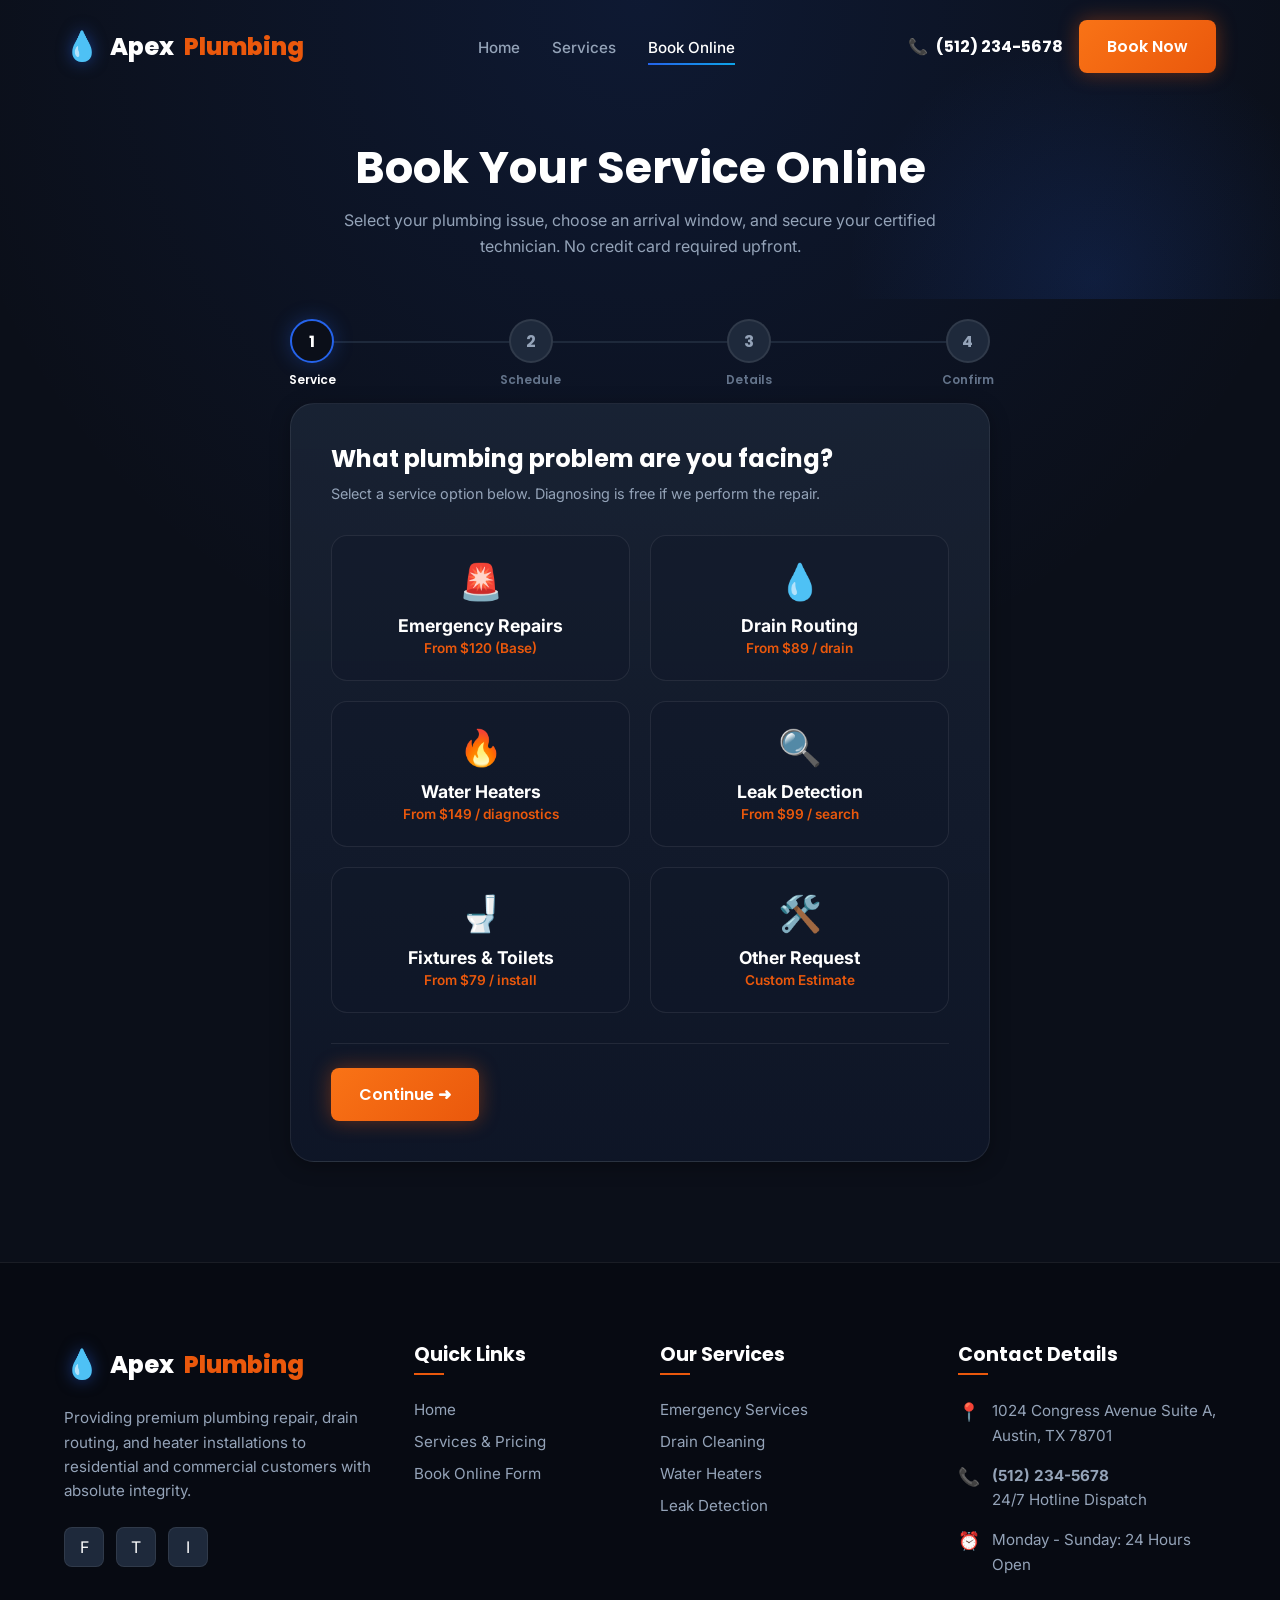
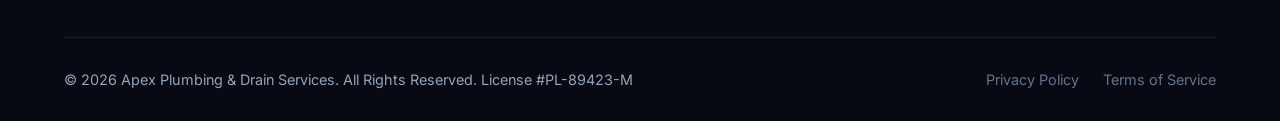
<file: contact.html>
<!DOCTYPE html>
<html lang="en">
<head>
  <meta charset="UTF-8">
  <meta name="viewport" content="width=device-width, initial-scale=1.0">
  <meta name="description" content="Use our fast multi-step interactive plumbing service booking form to schedule a certified local master plumber today. Choose your date, time, and service.">
  <title>Schedule Service Online | Apex Plumbing & Drain Services</title>
  <link rel="stylesheet" href="styles.css">
</head>
<body>

  <!-- ==========================================================================
     GLOBAL HEADER & NAVIGATION
     ========================================================================== -->
  <header class="scrolled">
    <div class="container">
      <a href="index.html" class="logo" id="headerLogo">
        <span class="logo-icon">💧</span>Apex<span>Plumbing</span>
      </a>
      
      <nav>
        <ul class="nav-links" id="navLinks">
          <li><a href="index.html" id="navHome">Home</a></li>
          <li><a href="services.html" id="navServices">Services</a></li>
          <li><a href="contact.html" class="active" id="navContact">Book Online</a></li>
        </ul>
      </nav>

      <div class="header-cta">
        <a href="tel:5122345678" class="phone-link" id="headerPhone">
          <span>📞</span> (512) 234-5678
        </a>
        <a href="contact.html" class="btn btn-primary" id="headerBookBtn">Book Now</a>
      </div>

      <div class="menu-toggle" id="menuToggle" aria-label="Toggle navigation menu">☰</div>
    </div>
  </header>

  <!-- ==========================================================================
     PAGE HEADER / BOOKING TITLE
     ========================================================================== -->
  <section class="hero" style="min-height: auto; padding: 140px 0 40px; text-align: center;">
    <div class="container">
      <h1 style="font-size: 2.8rem; margin-bottom: 12px;">Book Your Service Online</h1>
      <p style="max-width: 600px; margin: 0 auto;">Select your plumbing issue, choose an arrival window, and secure your certified technician. No credit card required upfront.</p>
    </div>
  </section>

  <!-- ==========================================================================
     MULTI-STEP BOOKING WIZARD CONTAINER
     ========================================================================== -->
  <section class="section" style="padding: 20px 0 100px;">
    <div class="container">
      <div class="booking-wizard-container">
        
        <!-- Step Indicators (Progress circles) -->
        <div class="wizard-steps" aria-label="Booking steps progress">
          <div class="wizard-progress-bar" id="wizardProgressBar"></div>
          
          <div class="wizard-step active" id="stepIndicator1">
            1
            <span class="wizard-step-label">Service</span>
          </div>
          
          <div class="wizard-step" id="stepIndicator2">
            2
            <span class="wizard-step-label">Schedule</span>
          </div>
          
          <div class="wizard-step" id="stepIndicator3">
            3
            <span class="wizard-step-label">Details</span>
          </div>
          
          <div class="wizard-step" id="stepIndicator4">
            4
            <span class="wizard-step-label">Confirm</span>
          </div>
        </div>

        <!-- The Booking Form Wrapper -->
        <div class="booking-form-wizard" id="bookingWizard">
          
          <!-- STEP 1: SERVICE SELECTION -->
          <div class="booking-wizard-step-panel active" data-step="1">
            <h3 class="panel-title">What plumbing problem are you facing?</h3>
            <p class="panel-subtitle">Select a service option below. Diagnosing is free if we perform the repair.</p>
            
            <div class="service-options-grid">
              
              <div class="service-option-card" data-service="Emergency Plumbing" data-price="From $120">
                <div class="option-icon" aria-hidden="true">🚨</div>
                <div class="option-title">Emergency Repairs</div>
                <div class="option-price">From $120 <span>(Base)</span></div>
              </div>

              <div class="service-option-card" data-service="Drain Cleaning" data-price="From $89">
                <div class="option-icon" aria-hidden="true">💧</div>
                <div class="option-title">Drain Routing</div>
                <div class="option-price">From $89 <span>/ drain</span></div>
              </div>

              <div class="service-option-card" data-service="Water Heaters" data-price="From $149">
                <div class="option-icon" aria-hidden="true">🔥</div>
                <div class="option-title">Water Heaters</div>
                <div class="option-price">From $149 <span>/ diagnostics</span></div>
              </div>

              <div class="service-option-card" data-service="Leak Detection" data-price="From $99">
                <div class="option-icon" aria-hidden="true">🔍</div>
                <div class="option-title">Leak Detection</div>
                <div class="option-price">From $99 <span>/ search</span></div>
              </div>

              <div class="service-option-card" data-service="Fixture Install" data-price="From $79">
                <div class="option-icon" aria-hidden="true">🚽</div>
                <div class="option-title">Fixtures & Toilets</div>
                <div class="option-price">From $79 <span>/ install</span></div>
              </div>

              <div class="service-option-card" data-service="Other Plumbing Work" data-price="Custom Quote">
                <div class="option-icon" aria-hidden="true">🛠️</div>
                <div class="option-title">Other Request</div>
                <div class="option-price">Custom Estimate</div>
              </div>

            </div>
          </div>

          <!-- STEP 2: PREFERRED SCHEDULE -->
          <div class="booking-wizard-step-panel" data-step="2">
            <h3 class="panel-title">Choose your preferred arrival window</h3>
            <p class="panel-subtitle">Select a target date and time. Emergency slots operate 24/7 immediately.</p>
            
            <div class="datetime-layout">
              <!-- Calendar Date Select -->
              <div>
                <label for="bookingDate" class="input-label">1. Choose Date</label>
                <!-- Set dynamic min date in HTML or let JS handle it, setting a default placeholder standard -->
                <input type="date" id="bookingDate" class="widget-input" style="padding: 16px; margin-bottom: 20px;" required>
              </div>

              <!-- Time Slots Grid -->
              <div>
                <span class="input-label">2. Select Arrival Window</span>
                <div class="time-slots-grid">
                  <button type="button" class="time-slot-btn" data-time="Morning: 08:00 AM - 12:00 PM">08:00 AM - 12:00 PM</button>
                  <button type="button" class="time-slot-btn" data-time="Afternoon: 12:00 PM - 04:00 PM">12:00 PM - 04:00 PM</button>
                  <button type="button" class="time-slot-btn" data-time="Evening: 04:00 PM - 08:00 PM">04:00 PM - 08:00 PM</button>
                  <button type="button" class="time-slot-btn" data-time="🚨 EMERGENCY IMMEDIATE DISPATCH">🚨 IMMEDIATE DISPATCH</button>
                </div>
              </div>
            </div>
          </div>

          <!-- STEP 3: CONTACT INFORMATION -->
          <div class="booking-wizard-step-panel" data-step="3">
            <h3 class="panel-title">Who should our plumbing technician ask for?</h3>
            <p class="panel-subtitle">We will send a text with plumber name, profile picture, and real-time tracking.</p>
            
            <div class="form-row">
              <div>
                <label for="clientName" class="input-label">Full Name</label>
                <input type="text" id="clientName" class="widget-input" placeholder="e.g. Ravi Sharma" required>
              </div>
              <div>
                <label for="clientPhone" class="input-label">Phone Number (For Text Updates)</label>
                <input type="tel" id="clientPhone" class="widget-input" placeholder="e.g. (512) 234-5678" required>
              </div>
            </div>

            <div class="form-group-full">
              <label for="clientEmail" class="input-label">Email Address (For Invoices)</label>
              <input type="email" id="clientEmail" class="widget-input" placeholder="e.g. ravi@example.com">
            </div>

            <div class="form-group-full">
              <label for="clientNotes" class="input-label">Describe your issue in detail (Optional)</label>
              <textarea id="clientNotes" class="wizard-textarea" placeholder="e.g. Leaking pipe underneath the bathroom cabinet is active. Shut off valve seems stuck..."></textarea>
            </div>
          </div>

          <!-- STEP 4: REVIEW & CONFIRM -->
          <div class="booking-wizard-step-panel" data-step="4">
            <h3 class="panel-title">Review your dispatch request details</h3>
            <p class="panel-subtitle">Click confirm below. A representative will instantly lock your appointment.</p>
            
            <div class="booking-summary-box">
              
              <div class="summary-row">
                <span class="summary-label">Selected Plumbing Service:</span>
                <span class="summary-value" id="summaryService">-</span>
              </div>

              <div class="summary-row">
                <span class="summary-label">Preferred Date:</span>
                <span class="summary-value" id="summaryDate">-</span>
              </div>

              <div class="summary-row">
                <span class="summary-label">Arrival Time Window:</span>
                <span class="summary-value" id="summaryTime">-</span>
              </div>

              <div class="summary-row">
                <span class="summary-label">Client Name:</span>
                <span class="summary-value" id="summaryName">-</span>
              </div>

              <div class="summary-row">
                <span class="summary-label">Primary Mobile:</span>
                <span class="summary-value" id="summaryPhone">-</span>
              </div>

              <div class="summary-row" style="border-bottom: none; padding-top: 10px;">
                <span class="summary-label" style="font-weight: 700;">Diagnostic Base Price:</span>
                <span class="summary-value highlight" id="summaryPrice">-</span>
              </div>

            </div>
          </div>

          <!-- STEP 5: SUCCESS STATE PANEL -->
          <div class="booking-wizard-step-panel" data-step="5">
            <div class="booking-success-card">
              <div class="success-check-icon" aria-hidden="true">✓</div>
              <h2 style="font-size: 2.2rem; margin-bottom: 12px;">Booking Confirmed!</h2>
              <p style="color: var(--text-secondary); max-width: 500px; margin: 0 auto 32px; line-height: 1.6;">
                Your plumbing dispatch ticket **#APX-9824** has been successfully issued. 
                Our certified technician will text you with their GPS tracking link 15 minutes before arrival.
              </p>
              <a href="index.html" class="btn btn-secondary">Return to Homepage</a>
            </div>
          </div>

          <!-- BOTTOM WIZARD NAVIGATION CONTROLS -->
          <div class="wizard-nav-btns">
            <button type="button" class="btn btn-outline" id="prevStepBtn" style="display: none;">❮ Back</button>
            <button type="button" class="btn btn-primary" id="nextStepBtn">Continue ➜</button>
            <button type="button" class="btn btn-primary btn-emergency" id="submitBookingBtn" style="display: none;">🔒 Confirm & Secure Slot</button>
          </div>

        </div>
      </div>
    </div>
  </section>

  <!-- ==========================================================================
     GLOBAL FOOTER
     ========================================================================== -->
  <footer>
    <div class="container">
      <div class="footer-grid">
        
        <!-- Col 1: About & Social -->
        <div class="footer-col">
          <a href="index.html" class="logo" style="margin-bottom: 20px;">
            <span class="logo-icon">💧</span>Apex<span>Plumbing</span>
          </a>
          <p class="footer-desc">Providing premium plumbing repair, drain routing, and heater installations to residential and commercial customers with absolute integrity.</p>
          <div class="social-links">
            <a href="#" class="social-btn" aria-label="Facebook">F</a>
            <a href="#" class="social-btn" aria-label="Twitter">T</a>
            <a href="#" class="social-btn" aria-label="Instagram">I</a>
          </div>
        </div>

        <!-- Col 2: Quick Links -->
        <div class="footer-col">
          <h3>Quick Links</h3>
          <ul class="footer-links">
            <li><a href="index.html">Home</a></li>
            <li><a href="services.html">Services & Pricing</a></li>
            <li><a href="contact.html">Book Online Form</a></li>
          </ul>
        </div>

        <!-- Col 3: Services Links -->
        <div class="footer-col">
          <h3>Our Services</h3>
          <ul class="footer-links">
            <li><a href="services.html?filter=emergency">Emergency Services</a></li>
            <li><a href="services.html?filter=drain">Drain Cleaning</a></li>
            <li><a href="services.html?filter=heater">Water Heaters</a></li>
            <li><a href="services.html?filter=leak">Leak Detection</a></li>
          </ul>
        </div>

        <!-- Col 4: Contact & Hours -->
        <div class="footer-col">
          <h3>Contact Details</h3>
          <div class="footer-contact">
            <div class="footer-contact-item">
              <span class="footer-contact-icon">📍</span>
              <p>1024 Congress Avenue Suite A,<br>Austin, TX 78701</p>
            </div>
            <div class="footer-contact-item">
              <span class="footer-contact-icon">📞</span>
              <p><strong>(512) 234-5678</strong><br>24/7 Hotline Dispatch</p>
            </div>
            <div class="footer-contact-item">
              <span class="footer-contact-icon">⏰</span>
              <p>Monday - Sunday: 24 Hours Open</p>
            </div>
          </div>
        </div>

      </div>

      <div class="footer-bottom">
        <p>&copy; 2026 Apex Plumbing & Drain Services. All Rights Reserved. License #PL-89423-M</p>
        <div class="footer-bottom-links">
          <a href="#">Privacy Policy</a>
          <a href="#">Terms of Service</a>
        </div>
      </div>
    </div>
  </footer>

  <!-- ==========================================================================
     MOBILE-FIRST STICKY EMERGENCY / BOOKING FOOTER
     ========================================================================== -->
  <div class="sticky-emergency-cta-bar" aria-label="Mobile emergency contact actions">
    <div class="sticky-cta-grid">
      <a href="tel:5122345678" class="sticky-cta-btn btn-primary" id="mobileStickyCallBtn">
        <span>📞</span> Call Now
      </a>
      <a href="contact.html" class="sticky-cta-btn btn-secondary" id="mobileStickyBookBtn">
        <span>📅</span> Book Online
      </a>
    </div>
  </div>

  <script src="main.js"></script>
  <script>
    // Pre-fill date input with tomorrow's date by default for better calendar usability
    const tomorrow = new Date();
    tomorrow.setDate(tomorrow.getDate() + 1);
    const dateInput = document.getElementById('bookingDate');
    if (dateInput) {
      dateInput.min = new Date().toISOString().split('T')[0]; // Can't book in past
      dateInput.value = tomorrow.toISOString().split('T')[0];
    }

    // Capture service pre-selected from direct home page widget or services page button redirects
    const params = new URLSearchParams(window.location.search);
    const selectedService = params.get('service');
    const selectedPrice = params.get('price') || 'From $99';
    
    if (selectedService) {
      // Wait slightly for DOM and main.js variables to settle
      setTimeout(() => {
        const option = document.querySelector(`.service-option-card[data-service="${selectedService}"]`);
        if (option) {
          option.click(); // Programmatic click sets active data and advances to Step 2!
        }
      }, 200);
    }
  </script>
</body>
</html>
</file>
<file: styles.css>
@import url('https://fonts.googleapis.com/css2?family=Inter:wght@400;500;600&family=Poppins:wght@300;400;500;600;700;800&display=swap');

/* ==========================================================================
   CSS CUSTOM PROPERTIES (DESIGN TOKENS)
   ========================================================================== */
:root {
  /* Colors */
  --bg-deep: #0b0f19;
  --bg-main: #0f172a;
  --bg-slate: #1e293b;
  --bg-slate-light: #334155;
  --border-color: rgba(255, 255, 255, 0.08);
  
  --primary-blue: #2563eb;
  --primary-blue-glow: rgba(37, 99, 235, 0.15);
  --primary-blue-hover: #1d4ed8;
  
  --accent-orange: #ea580c;
  --accent-orange-glow: rgba(234, 88, 12, 0.35);
  --accent-orange-hover: #c2410c;
  
  --accent-cyan: #0ea5e9;
  
  --text-primary: #f8fafc;
  --text-secondary: #94a3b8;
  --text-muted: #64748b;
  --text-white: #ffffff;
  
  /* Gradients */
  --gradient-blue-teal: linear-gradient(135deg, #2563eb 0%, #0ea5e9 100%);
  --gradient-orange-red: linear-gradient(135deg, #f97316 0%, #ea580c 100%);
  --gradient-dark-card: linear-gradient(180deg, rgba(30, 41, 59, 0.7) 0%, rgba(15, 23, 42, 0.8) 100%);
  --gradient-glow: radial-gradient(circle at top, rgba(37, 99, 235, 0.12) 0%, transparent 70%);

  /* Typography */
  --font-headings: 'Poppins', sans-serif;
  --font-body: 'Inter', sans-serif;

  /* Spacing */
  --container-max: 1200px;
  --transition: all 0.3s cubic-bezier(0.4, 0, 0.2, 1);
  --radius-sm: 8px;
  --radius-md: 16px;
  --radius-lg: 24px;
  
  /* Shadow & Effects */
  --box-shadow: 0 10px 30px -10px rgba(0, 0, 0, 0.5);
  --card-shadow: 0 4px 20px rgba(0, 0, 0, 0.3);
  --glow-orange: 0 0 20px rgba(234, 88, 12, 0.4);
  --glow-blue: 0 0 20px rgba(37, 99, 235, 0.3);
  --glass-bg: rgba(30, 41, 59, 0.45);
  --glass-blur: blur(12px);
}

/* ==========================================================================
   GLOBAL RESET & STYLES
   ========================================================================== */
*, *::before, *::after {
  box-sizing: border-box;
  margin: 0;
  padding: 0;
}

html {
  scroll-behavior: smooth;
  font-size: 16px;
  background-color: var(--bg-deep);
  color: var(--text-primary);
  font-family: var(--font-body);
  -webkit-font-smoothing: antialiased;
}

body {
  min-height: 100vh;
  display: flex;
  flex-direction: column;
  overflow-x: hidden;
  background-image: var(--gradient-glow);
  background-repeat: no-repeat;
  background-size: 100% 800px;
}

img {
  max-width: 100%;
  height: auto;
  display: block;
}

a {
  color: inherit;
  text-decoration: none;
  transition: var(--transition);
}

button, input, select, textarea {
  font-family: inherit;
  font-size: inherit;
  color: inherit;
  background: none;
  border: none;
  outline: none;
}

/* Custom Scrollbar */
::-webkit-scrollbar {
  width: 10px;
}
::-webkit-scrollbar-track {
  background: var(--bg-deep);
}
::-webkit-scrollbar-thumb {
  background: var(--bg-slate);
  border-radius: 5px;
  border: 2px solid var(--bg-deep);
}
::-webkit-scrollbar-thumb:hover {
  background: var(--bg-slate-light);
}

/* ==========================================================================
   TYPOGRAPHY
   ========================================================================== */
h1, h2, h3, h4, h5, h6 {
  font-family: var(--font-headings);
  font-weight: 700;
  color: var(--text-white);
  line-height: 1.25;
}

p {
  line-height: 1.6;
  color: var(--text-secondary);
}

.text-gradient-orange {
  background: var(--gradient-orange-red);
  -webkit-background-clip: text;
  -webkit-text-fill-color: transparent;
}

.text-gradient-blue {
  background: var(--gradient-blue-teal);
  -webkit-background-clip: text;
  -webkit-text-fill-color: transparent;
}

/* ==========================================================================
   LAYOUT CONTAINERS
   ========================================================================== */
.container {
  width: 100%;
  max-width: var(--container-max);
  margin: 0 auto;
  padding: 0 24px;
}

.section {
  padding: 100px 0;
  position: relative;
}

.section-header {
  text-align: center;
  margin-bottom: 60px;
}

.section-header h2 {
  font-size: 2.5rem;
  margin-bottom: 16px;
  font-weight: 800;
}

.section-header p {
  max-width: 600px;
  margin: 0 auto;
  font-size: 1.125rem;
}

/* ==========================================================================
   COMPONENTS: BUTTONS
   ========================================================================== */
.btn {
  display: inline-flex;
  align-items: center;
  justify-content: center;
  gap: 10px;
  padding: 14px 28px;
  font-weight: 600;
  border-radius: var(--radius-sm);
  cursor: pointer;
  transition: var(--transition);
  font-family: var(--font-headings);
  text-align: center;
  position: relative;
  overflow: hidden;
  z-index: 1;
}

.btn::after {
  content: '';
  position: absolute;
  top: 0;
  left: 0;
  width: 100%;
  height: 100%;
  background: rgba(255, 255, 255, 0.1);
  transform: translateY(100%);
  transition: var(--transition);
  z-index: -1;
}

.btn:hover::after {
  transform: translateY(0);
}

.btn-primary {
  background: var(--gradient-orange-red);
  color: var(--text-white);
  box-shadow: var(--glow-orange);
}

.btn-primary:hover {
  transform: translateY(-2px);
  box-shadow: 0 0 30px rgba(234, 88, 12, 0.6);
}

.btn-secondary {
  background: var(--gradient-blue-teal);
  color: var(--text-white);
  box-shadow: var(--glow-blue);
}

.btn-secondary:hover {
  transform: translateY(-2px);
  box-shadow: 0 0 30px rgba(37, 99, 235, 0.5);
}

.btn-outline {
  border: 2px solid rgba(255, 255, 255, 0.2);
  color: var(--text-white);
}

.btn-outline:hover {
  border-color: var(--text-white);
  background: rgba(255, 255, 255, 0.05);
  transform: translateY(-2px);
}

.btn-emergency {
  background: #ea580c;
  color: var(--text-white);
  animation: pulse-orange 2s infinite;
  font-size: 1.1rem;
  padding: 16px 32px;
}

.btn-emergency:hover {
  background: #c2410c;
}

/* ==========================================================================
   COMPONENTS: CARDS (GLASSMORPHISM)
   ========================================================================== */
.card {
  background: var(--gradient-dark-card);
  border: 1px solid var(--border-color);
  border-radius: var(--radius-md);
  padding: 30px;
  box-shadow: var(--card-shadow);
  transition: var(--transition);
  position: relative;
  overflow: hidden;
}

.card::before {
  content: '';
  position: absolute;
  top: 0;
  left: 0;
  width: 100%;
  height: 4px;
  background: var(--gradient-blue-teal);
  opacity: 0;
  transition: var(--transition);
}

.card:hover {
  transform: translateY(-6px);
  border-color: rgba(37, 99, 235, 0.3);
  box-shadow: 0 15px 35px rgba(0, 0, 0, 0.6), 0 0 15px rgba(37, 99, 235, 0.1);
}

.card:hover::before {
  opacity: 1;
}

.card-orange::before {
  background: var(--gradient-orange-red);
}

.card-orange:hover {
  border-color: rgba(234, 88, 12, 0.4);
  box-shadow: 0 15px 35px rgba(0, 0, 0, 0.6), 0 0 15px rgba(234, 88, 12, 0.15);
}

/* ==========================================================================
   HEADER SECTION
   ========================================================================== */
header {
  position: fixed;
  top: 0;
  left: 0;
  width: 100%;
  z-index: 1000;
  padding: 20px 0;
  transition: var(--transition);
}

header.scrolled {
  background: rgba(11, 15, 25, 0.85);
  backdrop-filter: var(--glass-blur);
  -webkit-backdrop-filter: var(--glass-blur);
  padding: 12px 0;
  border-bottom: 1px solid var(--border-color);
  box-shadow: 0 10px 30px rgba(0, 0, 0, 0.3);
}

header .container {
  display: flex;
  align-items: center;
  justify-content: space-between;
}

.logo {
  display: flex;
  align-items: center;
  gap: 10px;
  font-family: var(--font-headings);
  font-size: 1.5rem;
  font-weight: 800;
  color: var(--text-white);
}

.logo span {
  color: var(--accent-orange);
}

.logo-icon {
  font-size: 1.8rem;
  color: var(--primary-blue);
  filter: drop-shadow(0 0 8px rgba(37, 99, 235, 0.5));
}

.nav-links {
  display: flex;
  align-items: center;
  gap: 32px;
  list-style: none;
}

.nav-links a {
  font-weight: 500;
  font-size: 0.95rem;
  position: relative;
  padding: 8px 0;
  color: var(--text-secondary);
}

.nav-links a:hover,
.nav-links a.active {
  color: var(--text-white);
}

.nav-links a::after {
  content: '';
  position: absolute;
  bottom: 0;
  left: 0;
  width: 0;
  height: 2px;
  background: var(--gradient-blue-teal);
  transition: var(--transition);
}

.nav-links a:hover::after,
.nav-links a.active::after {
  width: 100%;
}

.header-cta {
  display: flex;
  align-items: center;
  gap: 16px;
}

.phone-link {
  display: flex;
  align-items: center;
  gap: 8px;
  font-family: var(--font-headings);
  font-weight: 700;
  color: var(--text-white);
}

.phone-link span {
  color: var(--accent-orange);
}

.menu-toggle {
  display: none;
  font-size: 1.8rem;
  color: var(--text-white);
  cursor: pointer;
}

/* ==========================================================================
   HERO SECTION
   ========================================================================== */
.hero {
  padding: 180px 0 100px;
  min-height: 95vh;
  display: flex;
  align-items: center;
  position: relative;
  overflow: hidden;
}

.hero::after {
  content: '';
  position: absolute;
  top: 10%;
  right: -5%;
  width: 500px;
  height: 500px;
  background: radial-gradient(circle, rgba(37, 99, 235, 0.15) 0%, transparent 70%);
  z-index: -1;
  pointer-events: none;
}

.hero-grid {
  display: grid;
  grid-template-columns: 1.1fr 0.9fr;
  gap: 40px;
  align-items: center;
}

.hero-tag {
  display: inline-flex;
  align-items: center;
  gap: 8px;
  background: rgba(234, 88, 12, 0.12);
  border: 1px solid rgba(234, 88, 12, 0.3);
  padding: 8px 16px;
  border-radius: 30px;
  color: #ff9f59;
  font-weight: 600;
  font-size: 0.875rem;
  margin-bottom: 24px;
  animation: pulse-border 2s infinite;
}

.hero-content h1 {
  font-size: 3.5rem;
  line-height: 1.15;
  margin-bottom: 24px;
  font-weight: 800;
}

.hero-content p {
  font-size: 1.125rem;
  margin-bottom: 40px;
  max-width: 580px;
}

.hero-ctas {
  display: flex;
  flex-wrap: wrap;
  gap: 16px;
  margin-bottom: 48px;
}

.hero-trust-bar {
  display: flex;
  align-items: center;
  gap: 32px;
  border-top: 1px solid var(--border-color);
  padding-top: 32px;
}

.trust-item {
  display: flex;
  align-items: center;
  gap: 12px;
}

.trust-icon {
  font-size: 1.5rem;
  color: var(--accent-cyan);
}

.trust-text strong {
  display: block;
  font-size: 1.1rem;
  color: var(--text-white);
}

.trust-text span {
  font-size: 0.85rem;
  color: var(--text-secondary);
}

/* Hero Widget / Illustration */
.hero-visual {
  position: relative;
  display: flex;
  justify-content: center;
  align-items: center;
}

.widget-container {
  width: 100%;
  max-width: 440px;
  background: rgba(30, 41, 59, 0.6);
  border: 1px solid var(--border-color);
  border-radius: var(--radius-lg);
  padding: 30px;
  box-shadow: 0 25px 50px -12px rgba(0, 0, 0, 0.8);
  backdrop-filter: var(--glass-blur);
  -webkit-backdrop-filter: var(--glass-blur);
  position: relative;
  z-index: 10;
}

.widget-badge {
  position: absolute;
  top: -20px;
  right: -20px;
  background: var(--gradient-orange-red);
  color: var(--text-white);
  padding: 12px 20px;
  border-radius: var(--radius-md);
  font-weight: 700;
  box-shadow: var(--glow-orange);
  transform: rotate(6deg);
  font-family: var(--font-headings);
  font-size: 0.9rem;
  display: flex;
  align-items: center;
  gap: 8px;
}

.widget-header {
  margin-bottom: 24px;
}

.widget-header h3 {
  font-size: 1.35rem;
  margin-bottom: 6px;
}

.widget-header p {
  font-size: 0.875rem;
}

.widget-form-group {
  margin-bottom: 20px;
}

.widget-form-group label {
  display: block;
  font-size: 0.85rem;
  font-weight: 600;
  color: var(--text-white);
  margin-bottom: 8px;
}

.widget-select,
.widget-input {
  width: 100%;
  background: rgba(15, 23, 42, 0.6);
  border: 1px solid var(--border-color);
  border-radius: var(--radius-sm);
  padding: 14px;
  font-size: 0.95rem;
  color: var(--text-white);
  transition: var(--transition);
}

.widget-select:focus,
.widget-input:focus {
  border-color: var(--primary-blue);
  box-shadow: 0 0 10px rgba(37, 99, 235, 0.25);
}

.widget-select option {
  background: var(--bg-main);
  color: var(--text-white);
}

/* ==========================================================================
   SERVICES SECTION
   ========================================================================== */
.services-grid {
  display: grid;
  grid-template-columns: repeat(auto-fit, minmax(280px, 1fr));
  gap: 30px;
}

.service-card {
  display: flex;
  flex-direction: column;
}

.service-icon-wrapper {
  width: 60px;
  height: 60px;
  background: rgba(37, 99, 235, 0.1);
  border-radius: 50%;
  display: flex;
  align-items: center;
  justify-content: center;
  font-size: 1.8rem;
  color: var(--accent-cyan);
  margin-bottom: 24px;
  position: relative;
  z-index: 1;
}

.service-icon-wrapper::after {
  content: '';
  position: absolute;
  top: 0;
  left: 0;
  width: 100%;
  height: 100%;
  background: var(--primary-blue);
  border-radius: 50%;
  transform: scale(0);
  transition: var(--transition);
  z-index: -1;
  opacity: 0.2;
}

.service-card:hover .service-icon-wrapper::after {
  transform: scale(1.3);
}

.service-card h3 {
  font-size: 1.25rem;
  margin-bottom: 12px;
}

.service-price {
  font-family: var(--font-headings);
  font-weight: 700;
  color: var(--accent-orange);
  font-size: 1.1rem;
  margin-bottom: 16px;
  display: flex;
  align-items: center;
  gap: 6px;
}

.service-price span {
  font-size: 0.85rem;
  color: var(--text-muted);
  font-weight: 500;
}

.service-card p {
  font-size: 0.95rem;
  margin-bottom: 24px;
  flex-grow: 1;
}

.service-link {
  display: inline-flex;
  align-items: center;
  gap: 8px;
  font-size: 0.9rem;
  font-weight: 700;
  color: var(--text-white);
  border-bottom: 1px solid rgba(255, 255, 255, 0.1);
  padding-bottom: 4px;
}

.service-card:hover .service-link {
  color: var(--accent-orange);
  border-color: var(--accent-orange);
  gap: 12px;
}

/* ==========================================================================
   TRUST / ADVANTAGES SECTION
   ========================================================================== */
.why-us {
  background: rgba(15, 23, 42, 0.4);
  border-top: 1px solid var(--border-color);
  border-bottom: 1px solid var(--border-color);
}

.why-grid {
  display: grid;
  grid-template-columns: 1fr 1.2fr;
  gap: 60px;
  align-items: center;
}

.why-visual {
  position: relative;
}

.image-stack {
  display: grid;
  grid-template-columns: repeat(12, 1fr);
  grid-template-rows: repeat(12, 1fr);
  height: 480px;
  position: relative;
}

.image-stack-item {
  border-radius: var(--radius-md);
  overflow: hidden;
  box-shadow: var(--box-shadow);
  border: 1px solid var(--border-color);
}

.image-stack-item-1 {
  grid-column: 1 / 9;
  grid-row: 1 / 10;
  z-index: 2;
}

.image-stack-item-2 {
  grid-column: 5 / 13;
  grid-row: 4 / 13;
  z-index: 3;
  border-color: var(--primary-blue);
}

.experience-badge {
  position: absolute;
  bottom: 40px;
  left: 20px;
  background: var(--bg-deep);
  border: 1px solid var(--border-color);
  border-left: 4px solid var(--accent-orange);
  padding: 20px;
  border-radius: var(--radius-sm);
  box-shadow: var(--box-shadow);
  z-index: 10;
  display: flex;
  align-items: center;
  gap: 16px;
}

.experience-number {
  font-size: 2.5rem;
  font-weight: 800;
  color: var(--accent-orange);
  line-height: 1;
}

.experience-text {
  font-size: 0.85rem;
  font-weight: 600;
  color: var(--text-white);
  line-height: 1.3;
}

.why-content h2 {
  font-size: 2.5rem;
  margin-bottom: 20px;
}

.why-content > p {
  margin-bottom: 40px;
  font-size: 1.1rem;
}

.features-list {
  display: flex;
  flex-direction: column;
  gap: 24px;
}

.feature-list-item {
  display: flex;
  gap: 20px;
}

.feature-list-icon {
  width: 48px;
  height: 48px;
  border-radius: var(--radius-sm);
  background: rgba(234, 88, 12, 0.1);
  border: 1px solid rgba(234, 88, 12, 0.2);
  display: flex;
  align-items: center;
  justify-content: center;
  font-size: 1.3rem;
  color: var(--accent-orange);
  flex-shrink: 0;
}

.feature-list-content h4 {
  font-size: 1.125rem;
  margin-bottom: 6px;
}

.feature-list-content p {
  font-size: 0.95rem;
}

/* ==========================================================================
   TESTIMONIALS SECTION
   ========================================================================== */
.testimonials-slider-container {
  position: relative;
  max-width: 800px;
  margin: 0 auto;
  overflow: hidden;
}

.testimonials-slider {
  display: flex;
  transition: transform 0.5s cubic-bezier(0.4, 0, 0.2, 1);
}

.testimonial-slide {
  min-width: 100%;
  padding: 10px;
}

.testimonial-card {
  background: var(--gradient-dark-card);
  border: 1px solid var(--border-color);
  border-radius: var(--radius-lg);
  padding: 40px;
  text-align: center;
  box-shadow: var(--card-shadow);
  position: relative;
}

.testimonial-quote-icon {
  font-size: 3rem;
  color: rgba(37, 99, 235, 0.1);
  position: absolute;
  top: 20px;
  left: 30px;
}

.testimonial-stars {
  color: #ffb703;
  font-size: 1.2rem;
  margin-bottom: 20px;
}

.testimonial-text {
  font-size: 1.25rem;
  font-style: italic;
  line-height: 1.6;
  color: var(--text-white);
  margin-bottom: 30px;
}

.testimonial-author {
  display: flex;
  align-items: center;
  justify-content: center;
  gap: 16px;
}

.author-img {
  width: 55px;
  height: 55px;
  border-radius: 50%;
  border: 2px solid var(--primary-blue);
  object-fit: cover;
}

.author-info {
  text-align: left;
}

.author-info h4 {
  font-size: 1.05rem;
  margin-bottom: 2px;
}

.author-info p {
  font-size: 0.85rem;
  color: var(--text-muted);
}

.slider-controls {
  display: flex;
  justify-content: center;
  align-items: center;
  gap: 20px;
  margin-top: 30px;
}

.slider-btn {
  width: 44px;
  height: 44px;
  background: var(--bg-slate);
  border: 1px solid var(--border-color);
  border-radius: 50%;
  color: var(--text-white);
  font-size: 1.1rem;
  display: flex;
  align-items: center;
  justify-content: center;
  cursor: pointer;
  transition: var(--transition);
}

.slider-btn:hover {
  background: var(--primary-blue);
  box-shadow: var(--glow-blue);
}

.slider-dots {
  display: flex;
  gap: 8px;
}

.slider-dot {
  width: 10px;
  height: 10px;
  background: var(--bg-slate-light);
  border-radius: 50%;
  cursor: pointer;
  transition: var(--transition);
}

.slider-dot.active {
  background: var(--primary-blue);
  width: 24px;
  border-radius: 10px;
}

/* ==========================================================================
   CONVERSION SECTION (CTA)
   ========================================================================== */
.cta-banner {
  background: linear-gradient(135deg, rgba(15, 23, 42, 0.9) 0%, rgba(37, 99, 235, 0.15) 100%);
  border: 1px solid var(--border-color);
  border-radius: var(--radius-lg);
  padding: 60px 40px;
  text-align: center;
  position: relative;
  overflow: hidden;
  box-shadow: var(--card-shadow);
}

.cta-banner::before {
  content: '';
  position: absolute;
  bottom: -50%;
  left: -10%;
  width: 300px;
  height: 300px;
  background: radial-gradient(circle, rgba(234, 88, 12, 0.1) 0%, transparent 70%);
  pointer-events: none;
}

.cta-banner h2 {
  font-size: 2.8rem;
  margin-bottom: 20px;
  max-width: 800px;
  margin-left: auto;
  margin-right: auto;
}

.cta-banner p {
  font-size: 1.15rem;
  max-width: 600px;
  margin: 0 auto 40px;
}

.cta-buttons {
  display: flex;
  justify-content: center;
  flex-wrap: wrap;
  gap: 20px;
}

/* ==========================================================================
   FOOTER SECTION
   ========================================================================== */
footer {
  background: #070a12;
  border-top: 1px solid var(--border-color);
  padding: 80px 0 30px;
}

.footer-grid {
  display: grid;
  grid-template-columns: 1.2fr 0.8fr 1fr 1fr;
  gap: 40px;
  margin-bottom: 60px;
}

.footer-col h3 {
  font-size: 1.2rem;
  margin-bottom: 24px;
  position: relative;
  padding-bottom: 8px;
}

.footer-col h3::after {
  content: '';
  position: absolute;
  bottom: 0;
  left: 0;
  width: 30px;
  height: 2px;
  background: var(--accent-orange);
}

.footer-desc {
  margin-bottom: 24px;
  font-size: 0.95rem;
}

.social-links {
  display: flex;
  gap: 12px;
}

.social-btn {
  width: 40px;
  height: 40px;
  background: var(--bg-slate);
  border: 1px solid var(--border-color);
  border-radius: var(--radius-sm);
  display: flex;
  align-items: center;
  justify-content: center;
  transition: var(--transition);
  color: var(--text-white);
}

.social-btn:hover {
  background: var(--primary-blue);
  color: var(--text-white);
  transform: translateY(-3px);
}

.footer-links {
  list-style: none;
  display: flex;
  flex-direction: column;
  gap: 12px;
}

.footer-links a {
  font-size: 0.95rem;
  color: var(--text-secondary);
}

.footer-links a:hover {
  color: var(--text-white);
  padding-left: 6px;
}

.footer-contact {
  display: flex;
  flex-direction: column;
  gap: 16px;
}

.footer-contact-item {
  display: flex;
  gap: 12px;
  align-items: flex-start;
  font-size: 0.95rem;
}

.footer-contact-icon {
  color: var(--accent-cyan);
  font-size: 1.1rem;
  margin-top: 2px;
}

.footer-bottom {
  border-top: 1px solid var(--border-color);
  padding-top: 30px;
  display: flex;
  align-items: center;
  justify-content: space-between;
  flex-wrap: wrap;
  gap: 20px;
  font-size: 0.9rem;
  color: var(--text-muted);
}

.footer-bottom-links {
  display: flex;
  gap: 24px;
}

.footer-bottom-links a:hover {
  color: var(--text-white);
}

/* ==========================================================================
   INTERACTIVE MULTI-STEP BOOKING WIZARD (CONTACT PAGE)
   ========================================================================== */
.booking-wizard-container {
  max-width: 700px;
  margin: 0 auto;
}

.wizard-steps {
  display: flex;
  justify-content: space-between;
  align-items: center;
  margin-bottom: 40px;
  position: relative;
}

.wizard-steps::before {
  content: '';
  position: absolute;
  top: 50%;
  left: 0;
  width: 100%;
  height: 2px;
  background: var(--bg-slate);
  z-index: 1;
}

.wizard-progress-bar {
  position: absolute;
  top: 50%;
  left: 0;
  width: 0%;
  height: 2px;
  background: var(--primary-blue);
  z-index: 2;
  transition: width 0.4s ease;
}

.wizard-step {
  width: 44px;
  height: 44px;
  border-radius: 50%;
  background: var(--bg-slate);
  border: 2px solid var(--border-color);
  display: flex;
  align-items: center;
  justify-content: center;
  font-weight: 700;
  font-family: var(--font-headings);
  position: relative;
  z-index: 3;
  transition: var(--transition);
  color: var(--text-secondary);
}

.wizard-step.active {
  background: var(--bg-deep);
  border-color: var(--primary-blue);
  color: var(--text-white);
  box-shadow: var(--glow-blue);
}

.wizard-step.completed {
  background: var(--primary-blue);
  border-color: var(--primary-blue);
  color: var(--text-white);
}

.wizard-step-label {
  position: absolute;
  bottom: -28px;
  font-size: 0.75rem;
  font-weight: 600;
  white-space: nowrap;
  color: var(--text-muted);
}

.wizard-step.active .wizard-step-label {
  color: var(--text-white);
}

.booking-form-wizard {
  background: var(--gradient-dark-card);
  border: 1px solid var(--border-color);
  border-radius: var(--radius-lg);
  padding: 40px;
  box-shadow: var(--card-shadow);
  position: relative;
}

.booking-wizard-step-panel {
  display: none;
  animation: fadeIn 0.4s ease;
}

.booking-wizard-step-panel.active {
  display: block;
}

.panel-title {
  font-size: 1.5rem;
  margin-bottom: 8px;
}

.panel-subtitle {
  font-size: 0.9rem;
  color: var(--text-secondary);
  margin-bottom: 30px;
}

/* Service Options Grid */
.service-options-grid {
  display: grid;
  grid-template-columns: repeat(2, 1fr);
  gap: 20px;
}

.service-option-card {
  background: rgba(15, 23, 42, 0.4);
  border: 1px solid var(--border-color);
  border-radius: var(--radius-md);
  padding: 24px;
  cursor: pointer;
  transition: var(--transition);
  text-align: center;
}

.service-option-card:hover {
  border-color: rgba(37, 99, 235, 0.4);
  background: rgba(37, 99, 235, 0.05);
}

.service-option-card.selected {
  border-color: var(--primary-blue);
  background: rgba(37, 99, 235, 0.1);
  box-shadow: var(--glow-blue);
}

.option-icon {
  font-size: 2.2rem;
  color: var(--accent-cyan);
  margin-bottom: 12px;
}

.option-title {
  font-weight: 700;
  color: var(--text-white);
  margin-bottom: 4px;
  font-size: 1.1rem;
}

.option-price {
  font-size: 0.85rem;
  color: var(--accent-orange);
  font-weight: 600;
}

/* Date/Time Selector */
.datetime-layout {
  display: grid;
  grid-template-columns: 1.2fr 0.8fr;
  gap: 30px;
}

.input-label {
  display: block;
  font-weight: 600;
  font-size: 0.9rem;
  color: var(--text-white);
  margin-bottom: 10px;
}

.time-slots-grid {
  display: grid;
  grid-template-columns: repeat(2, 1fr);
  gap: 12px;
}

.time-slot-btn {
  background: rgba(15, 23, 42, 0.4);
  border: 1px solid var(--border-color);
  border-radius: var(--radius-sm);
  padding: 12px;
  text-align: center;
  font-weight: 600;
  cursor: pointer;
  transition: var(--transition);
  font-size: 0.9rem;
}

.time-slot-btn:hover {
  border-color: rgba(255, 255, 255, 0.2);
}

.time-slot-btn.selected {
  background: var(--primary-blue);
  border-color: var(--primary-blue);
  color: var(--text-white);
  box-shadow: var(--glow-blue);
}

/* Form Row Helper */
.form-row {
  display: grid;
  grid-template-columns: repeat(2, 1fr);
  gap: 20px;
  margin-bottom: 20px;
}

.form-group-full {
  margin-bottom: 24px;
}

.wizard-textarea {
  width: 100%;
  height: 120px;
  background: rgba(15, 23, 42, 0.4);
  border: 1px solid var(--border-color);
  border-radius: var(--radius-sm);
  padding: 14px;
  color: var(--text-white);
  resize: none;
  font-size: 0.95rem;
}

.wizard-textarea:focus {
  border-color: var(--primary-blue);
}

/* Summary Box */
.booking-summary-box {
  background: rgba(15, 23, 42, 0.5);
  border: 1px solid var(--border-color);
  border-radius: var(--radius-md);
  padding: 24px;
  margin-bottom: 30px;
}

.summary-row {
  display: flex;
  justify-content: space-between;
  margin-bottom: 12px;
  padding-bottom: 12px;
  border-bottom: 1px dashed var(--border-color);
  font-size: 0.95rem;
}

.summary-row:last-child {
  border-bottom: none;
  margin-bottom: 0;
  padding-bottom: 0;
}

.summary-label {
  color: var(--text-secondary);
}

.summary-value {
  color: var(--text-white);
  font-weight: 600;
}

.summary-value.highlight {
  color: var(--accent-orange);
  font-size: 1.15rem;
  font-weight: 700;
}

/* Navigation Buttons */
.wizard-nav-btns {
  display: flex;
  justify-content: space-between;
  margin-top: 30px;
  border-top: 1px solid var(--border-color);
  padding-top: 24px;
}

/* Success Card */
.booking-success-card {
  text-align: center;
  padding: 20px 0;
}

.success-check-icon {
  width: 80px;
  height: 80px;
  background: rgba(16, 185, 129, 0.1);
  border: 2px solid #10b981;
  color: #10b981;
  font-size: 2.8rem;
  border-radius: 50%;
  display: inline-flex;
  align-items: center;
  justify-content: center;
  margin-bottom: 24px;
  animation: scale-up 0.5s cubic-bezier(0.175, 0.885, 0.32, 1.275);
}

/* ==========================================================================
   PAGE SPECIFIC: SERVICES DETAIL
   ========================================================================== */
.services-search-filter-bar {
  display: flex;
  justify-content: space-between;
  align-items: center;
  margin-bottom: 40px;
  flex-wrap: wrap;
  gap: 20px;
}

.search-input-wrapper {
  position: relative;
  max-width: 400px;
  width: 100%;
}

.search-input {
  width: 100%;
  background: var(--bg-slate);
  border: 1px solid var(--border-color);
  border-radius: var(--radius-sm);
  padding: 14px 20px 14px 46px;
  color: var(--text-white);
}

.search-icon {
  position: absolute;
  left: 16px;
  top: 50%;
  transform: translateY(-50%);
  color: var(--text-muted);
}

.filter-btns {
  display: flex;
  gap: 12px;
  flex-wrap: wrap;
}

.filter-btn {
  padding: 10px 20px;
  background: var(--bg-slate);
  border: 1px solid var(--border-color);
  border-radius: 30px;
  font-size: 0.9rem;
  font-weight: 600;
  cursor: pointer;
  transition: var(--transition);
}

.filter-btn:hover,
.filter-btn.active {
  background: var(--primary-blue);
  border-color: var(--primary-blue);
  color: var(--text-white);
  box-shadow: var(--glow-blue);
}

.services-detail-list {
  display: flex;
  flex-direction: column;
  gap: 40px;
}

.service-detail-item {
  display: grid;
  grid-template-columns: 1fr 1.2fr;
  gap: 40px;
  align-items: center;
  animation: fadeIn 0.5s ease;
}

.service-detail-item.hidden {
  display: none;
}

.service-detail-img {
  border-radius: var(--radius-lg);
  overflow: hidden;
  border: 1px solid var(--border-color);
  height: 300px;
  object-fit: cover;
  box-shadow: var(--box-shadow);
}

.service-detail-content h3 {
  font-size: 2rem;
  margin-bottom: 12px;
}

.service-detail-meta {
  display: flex;
  gap: 24px;
  margin-bottom: 20px;
}

.meta-pill {
  display: flex;
  align-items: center;
  gap: 6px;
  background: rgba(255, 255, 255, 0.05);
  border: 1px solid var(--border-color);
  padding: 6px 12px;
  border-radius: 30px;
  font-size: 0.85rem;
  font-weight: 600;
}

.meta-pill.price {
  background: rgba(234, 88, 12, 0.1);
  border-color: rgba(234, 88, 12, 0.2);
  color: #ff9f59;
}

.service-detail-content p {
  margin-bottom: 24px;
  font-size: 1rem;
}

.service-detail-features {
  display: grid;
  grid-template-columns: repeat(2, 1fr);
  gap: 12px;
  margin-bottom: 30px;
}

.detail-feature {
  display: flex;
  align-items: center;
  gap: 8px;
  font-size: 0.9rem;
}

.detail-feature span {
  color: var(--accent-cyan);
}

/* ==========================================================================
   MOBILE STICKY CONTACT FOOTER / FLOATING CTAS
   ========================================================================== */
.sticky-emergency-cta-bar {
  display: none;
  position: fixed;
  bottom: 0;
  left: 0;
  width: 100%;
  background: rgba(11, 15, 25, 0.9);
  backdrop-filter: var(--glass-blur);
  -webkit-backdrop-filter: var(--glass-blur);
  border-top: 1px solid var(--border-color);
  padding: 12px 20px;
  z-index: 999;
  box-shadow: 0 -10px 30px rgba(0, 0, 0, 0.4);
}

.sticky-cta-grid {
  display: grid;
  grid-template-columns: 1fr 1fr;
  gap: 12px;
}

.sticky-cta-btn {
  display: flex;
  align-items: center;
  justify-content: center;
  gap: 8px;
  padding: 12px;
  border-radius: var(--radius-sm);
  font-weight: 700;
  font-family: var(--font-headings);
  font-size: 0.95rem;
}

/* ==========================================================================
   KEYFRAME ANIMATIONS
   ========================================================================== */
@keyframes fadeIn {
  from { opacity: 0; transform: translateY(10px); }
  to { opacity: 1; transform: translateY(0); }
}

@keyframes scale-up {
  from { opacity: 0; transform: scale(0.8); }
  to { opacity: 1; transform: scale(1); }
}

@keyframes pulse-orange {
  0% { box-shadow: 0 0 0 0 rgba(234, 88, 12, 0.4); }
  70% { box-shadow: 0 0 0 15px rgba(234, 88, 12, 0); }
  100% { box-shadow: 0 0 0 0 rgba(234, 88, 12, 0); }
}

@keyframes pulse-border {
  0% { border-color: rgba(234, 88, 12, 0.3); }
  50% { border-color: rgba(234, 88, 12, 0.8); }
  100% { border-color: rgba(234, 88, 12, 0.3); }
}

/* ==========================================================================
   RESPONSIVE DESIGN BREAKPOINTS
   ========================================================================== */

/* Tablet (Max 992px) */
@media (max-width: 992px) {
  .section {
    padding: 80px 0;
  }
  
  .section-header {
    margin-bottom: 40px;
  }
  
  .hero {
    padding: 140px 0 80px;
  }
  
  .hero-grid {
    grid-template-columns: 1fr;
    gap: 50px;
    text-align: center;
  }
  
  .hero-content h1 {
    font-size: 2.8rem;
  }
  
  .hero-content p {
    margin-left: auto;
    margin-right: auto;
  }
  
  .hero-ctas {
    justify-content: center;
  }
  
  .hero-trust-bar {
    justify-content: center;
  }
  
  .hero-visual {
    margin-top: 20px;
  }
  
  .why-grid {
    grid-template-columns: 1fr;
    gap: 50px;
  }
  
  .why-content {
    order: -1;
  }
  
  .image-stack {
    height: 400px;
    max-width: 500px;
    margin: 0 auto;
  }
  
  .footer-grid {
    grid-template-columns: repeat(2, 1fr);
    gap: 40px;
  }
  
  .datetime-layout {
    grid-template-columns: 1fr;
  }
  
  .service-detail-item {
    grid-template-columns: 1fr;
    gap: 30px;
  }
  
  .service-detail-img {
    height: 250px;
  }
}

/* Mobile Devices (Max 768px) */
@media (max-width: 768px) {
  body {
    padding-bottom: 74px; /* Space for sticky bar */
  }

  .nav-links {
    position: fixed;
    top: 0;
    right: -100%;
    width: 80%;
    max-width: 320px;
    height: 100vh;
    background: #0b0f19;
    border-left: 1px solid var(--border-color);
    flex-direction: column;
    justify-content: center;
    gap: 40px;
    z-index: 999;
    transition: 0.4s cubic-bezier(0.4, 0, 0.2, 1);
    box-shadow: -10px 0 30px rgba(0, 0, 0, 0.5);
  }
  
  .nav-links.open {
    right: 0;
  }
  
  .menu-toggle {
    display: block;
    z-index: 1000;
  }
  
  .header-cta {
    display: none; /* Hide header items in mobile */
  }
  
  header {
    background: rgba(11, 15, 25, 0.85);
    backdrop-filter: var(--glass-blur);
    padding: 16px 0;
  }
  
  .hero-content h1 {
    font-size: 2.2rem;
  }
  
  .hero-trust-bar {
    flex-direction: column;
    align-items: flex-start;
    gap: 16px;
    width: fit-content;
    margin: 0 auto;
  }
  
  .service-options-grid {
    grid-template-columns: 1fr;
  }
  
  .form-row {
    grid-template-columns: 1fr;
    gap: 0;
  }
  
  .footer-grid {
    grid-template-columns: 1fr;
  }
  
  .booking-form-wizard {
    padding: 24px;
  }
  
  .sticky-emergency-cta-bar {
    display: block; /* Show sticky CTAs */
  }
  
  .cta-banner h2 {
    font-size: 2rem;
  }
}
</file>
